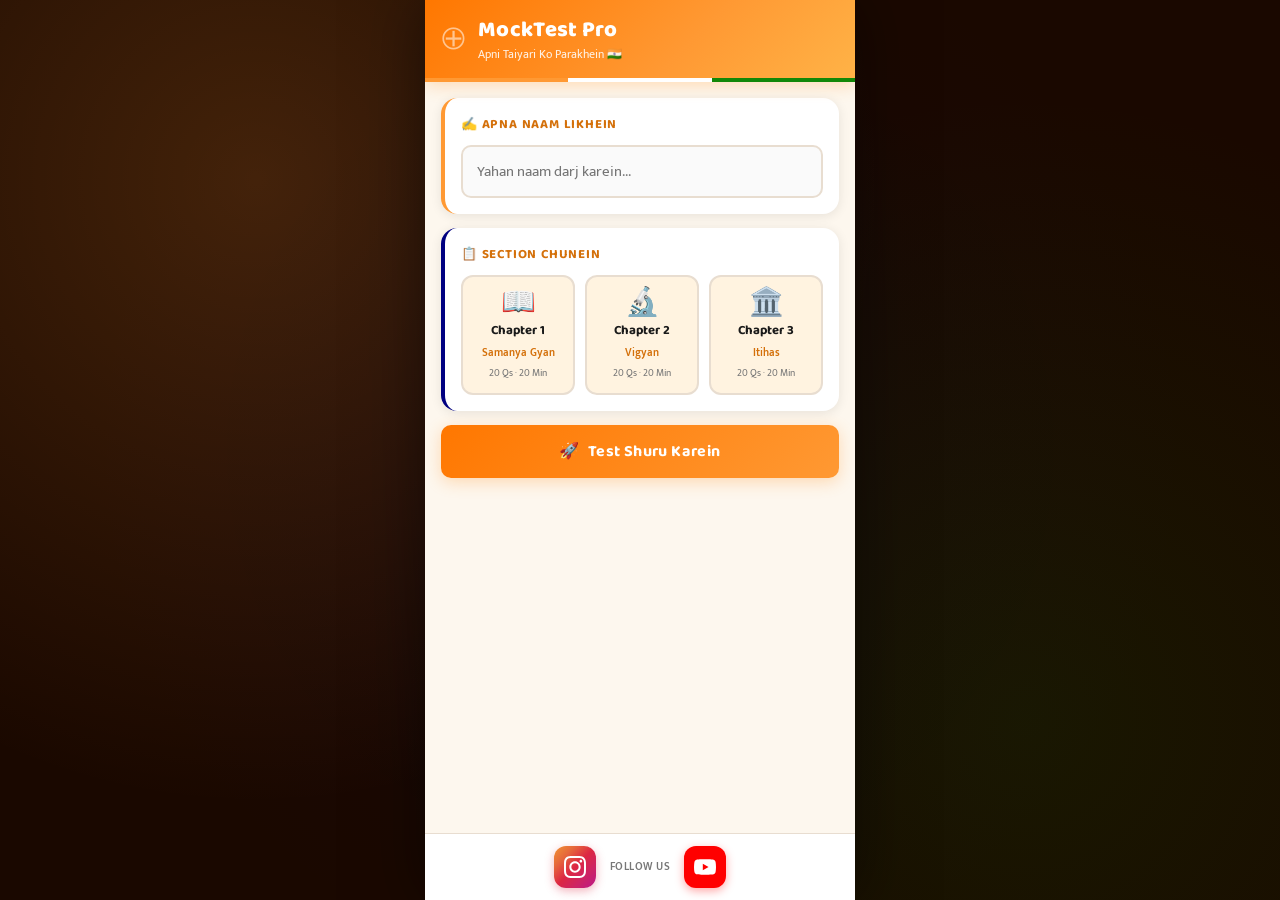
<file: index.html>
<!DOCTYPE html>
<html lang="hi">

<head>
    <meta charset="UTF-8">
    <meta name="viewport" content="width=device-width,initial-scale=1,maximum-scale=1,user-scalable=no">
    <title>MockTest Pro</title>
    <link rel="preconnect" href="https://fonts.googleapis.com">
    <link
        href="https://fonts.googleapis.com/css2?family=Baloo+2:wght@400;600;700;800&family=Mukta:wght@400;600;700&display=swap"
        rel="stylesheet">
    <link rel="stylesheet" href="style.css">
</head>

<body>
    <div class="bg-pattern"></div>

    <div class="phone-frame">

        <!-- ===== HEADER ===== -->
        <header class="app-header">
            <div class="header-chakra">⊕</div>
            <div class="header-inner">
                <h1 class="app-title">MockTest Pro</h1>
                <p class="app-sub">Apni Taiyari Ko Parakhein 🇮🇳</p>
            </div>
            <div class="tricolor-bar">
                <span class="tc saffron"></span>
                <span class="tc white"></span>
                <span class="tc green"></span>
            </div>
        </header>

        <!-- ===== MAIN CONTENT ===== -->
        <main class="main-content">

            <!-- Name Card -->
            <div class="card card--saffron">
                <p class="card-label">✍️ Apna Naam Likhein</p>
                <input id="userName" type="text" class="text-input" placeholder="Yahan naam darj karein..."
                    maxlength="30" autocomplete="off">
                <span class="err-msg hidden" id="nameErr">⚠️ Naam bharna zaroori hai</span>
            </div>

            <!-- Section Card -->
            <div class="card card--navy">
                <p class="card-label">📋 Section Chunein</p>
                <div class="section-grid">
                    <button class="sec-tile" data-sec="1" onclick="selectSec(this)">
                        <span class="sec-emoji">📖</span>
                        <strong>Chapter 1</strong>
                        <small class="sec-topic">Samanya Gyan</small>
                        <small class="sec-meta">20 Qs · 20 Min</small>
                    </button>
                    <button class="sec-tile" data-sec="2" onclick="selectSec(this)">
                        <span class="sec-emoji">🔬</span>
                        <strong>Chapter 2</strong>
                        <small class="sec-topic">Vigyan</small>
                        <small class="sec-meta">20 Qs · 20 Min</small>
                    </button>
                    <button class="sec-tile" data-sec="3" onclick="selectSec(this)">
                        <span class="sec-emoji">🏛️</span>
                        <strong>Chapter 3</strong>
                        <small class="sec-topic">Itihas</small>
                        <small class="sec-meta">20 Qs · 20 Min</small>
                    </button>
                </div>
                <span class="err-msg hidden" id="secErr">⚠️ Section chunna zaroori hai</span>
            </div>

            <button class="btn-primary" onclick="startTest()">
                <span>🚀</span> Test Shuru Karein
            </button>

        </main>

        <!-- ===== SOCIAL BAR ===== -->
        <footer class="social-bar">
            <a id="igLink" href="#" target="_blank" class="soc-btn ig" title="Instagram">
                <svg viewBox="0 0 24 24" fill="white" width="22" height="22">
                    <path
                        d="M12 2.163c3.204 0 3.584.012 4.85.07 3.252.148 4.771 1.691 4.919 4.919.058 1.265.069 1.645.069 4.849 0 3.205-.012 3.584-.069 4.849-.149 3.225-1.664 4.771-4.919 4.919-1.266.058-1.644.07-4.85.07-3.204 0-3.584-.012-4.849-.07-3.26-.149-4.771-1.699-4.919-4.92-.058-1.265-.07-1.644-.07-4.849 0-3.204.013-3.583.07-4.849.149-3.227 1.664-4.771 4.919-4.919 1.266-.057 1.645-.069 4.849-.069zm0-2.163c-3.259 0-3.667.014-4.947.072-4.358.2-6.78 2.618-6.98 6.98-.059 1.281-.073 1.689-.073 4.948 0 3.259.014 3.668.072 4.948.2 4.358 2.618 6.78 6.98 6.98 1.281.058 1.689.072 4.948.072 3.259 0 3.668-.014 4.948-.072 4.354-.2 6.782-2.618 6.979-6.98.059-1.28.073-1.689.073-4.948 0-3.259-.014-3.667-.072-4.947-.196-4.354-2.617-6.78-6.979-6.98-1.281-.059-1.69-.073-4.949-.073zm0 5.838c-3.403 0-6.162 2.759-6.162 6.162s2.759 6.163 6.162 6.163 6.162-2.759 6.162-6.163c0-3.403-2.759-6.162-6.162-6.162zm0 10.162c-2.209 0-4-1.79-4-4 0-2.209 1.791-4 4-4s4 1.791 4 4c0 2.21-1.791 4-4 4zm6.406-11.845c-.796 0-1.441.645-1.441 1.44s.645 1.44 1.441 1.44c.795 0 1.439-.645 1.439-1.44s-.644-1.44-1.439-1.44z" />
                </svg>
            </a>
            <span class="soc-label">Follow Us</span>
            <a id="ytLink" href="#" target="_blank" class="soc-btn yt" title="YouTube">
                <svg viewBox="0 0 24 24" fill="white" width="22" height="22">
                    <path
                        d="M23.495 6.205a3.007 3.007 0 0 0-2.088-2.088c-1.87-.501-9.396-.501-9.396-.501s-7.507-.01-9.396.501A3.007 3.007 0 0 0 .527 6.205a31.247 31.247 0 0 0-.522 5.805 31.247 31.247 0 0 0 .522 5.783 3.007 3.007 0 0 0 2.088 2.088c1.868.502 9.396.502 9.396.502s7.506 0 9.396-.502a3.007 3.007 0 0 0 2.088-2.088 31.247 31.247 0 0 0 .5-5.783 31.247 31.247 0 0 0-.5-5.805zM9.609 15.601V8.408l6.264 3.602z" />
                </svg>
            </a>
        </footer>

    </div>

    <script src="config.js"></script>
    <script src="home.js"></script>
</body>

</html>
</file>
<file: style.css>
/* MockTest Pro — style.css PART 1/2
   Paste Part 2 immediately after this.
   Font: Baloo 2 + Mukta | Theme: Saffron/Tricolor */

/* === RESET === */
*,
*::before,
*::after {
    box-sizing: border-box;
    margin: 0;
    padding: 0
}

html {
    height: 100%;
    scroll-behavior: smooth
}

body {
    min-height: 100%;
    font-family: 'Mukta', 'Segoe UI', sans-serif;
    background: #1a0800;
    overflow-x: hidden
}

img {
    max-width: 100%;
    display: block
}

a {
    text-decoration: none
}

button {
    cursor: pointer;
    border: none;
    outline: none;
    font-family: inherit
}

/* === VARIABLES === */
:root {
    --saffron: #FF9933;
    --saffron-dk: #d4700a;
    --saffron-lt: #fff3e0;
    --saffron-glow: rgba(255, 153, 51, 0.32);
    --off-white: #fdf7ee;
    --green: #138808;
    --green-lt: #e6f4ea;
    --navy: #000080;
    --navy-lt: #e8eaf6;
    --card-bg: #ffffff;
    --text: #1a1a1a;
    --text-md: #444;
    --text-lt: #777;
    --border: #e8ddd0;
    --correct: #1b7a34;
    --wrong: #c0392b;
    --timer-warn: #d32f2f;
    --radius: 16px;
    --radius-sm: 10px;
    --shadow: 0 4px 24px rgba(0, 0, 0, 0.13);
    --shadow-sm: 0 2px 12px rgba(0, 0, 0, 0.09);
    --phone-w: 430px;
}

/* === BACKGROUND PATTERN === */
.bg-pattern {
    position: fixed;
    inset: 0;
    z-index: 0;
    background:
        radial-gradient(circle at 20% 20%, rgba(255, 153, 51, .18) 0%, transparent 50%),
        radial-gradient(circle at 80% 80%, rgba(19, 136, 8, .12) 0%, transparent 50%),
        radial-gradient(circle at 50% 50%, rgba(0, 0, 128, .08) 0%, transparent 70%),
        #1a0800;
}

/* === PHONE FRAME === */
.phone-frame {
    position: relative;
    z-index: 1;
    width: 100%;
    max-width: var(--phone-w);
    min-height: 100dvh;
    margin: 0 auto;
    background: var(--off-white);
    display: flex;
    flex-direction: column;
    overflow: hidden;
    box-shadow: 0 0 60px rgba(0, 0, 0, .5);
}

/* === TRICOLOR STRIPE === */
.tricolor-bar {
    display: flex;
    height: 4px;
    width: 100%;
    flex-shrink: 0
}

.tc {
    flex: 1
}

.tc.saffron {
    background: var(--saffron)
}

.tc.white {
    background: #fff
}

.tc.green {
    background: var(--green)
}

/* === APP HEADER === */
.app-header {
    background: linear-gradient(135deg, #ff7700 0%, var(--saffron) 60%, #ffb347 100%);
    padding: 18px 16px 18px;
    display: flex;
    align-items: center;
    gap: 12px;
    color: white;
    position: relative;
    box-shadow: 0 3px 16px var(--saffron-glow);
    flex-shrink: 0;
}

.header-chakra {
    font-size: 32px;
    line-height: 1;
    color: rgba(255, 255, 255, .55);
    font-family: 'Baloo 2', cursive;
    animation: spin 12s linear infinite;
    flex-shrink: 0;
}

@keyframes spin {
    to {
        transform: rotate(360deg)
    }
}

.app-title {
    font-family: 'Baloo 2', cursive;
    font-size: 22px;
    font-weight: 800;
    letter-spacing: .3px;
    line-height: 1.1
}

.app-sub {
    font-size: 12px;
    opacity: .88;
    margin-top: 2px
}

.app-header .tricolor-bar {
    position: absolute;
    bottom: 0;
    left: 0;
    right: 0
}

/* === MAIN CONTENT === */
.main-content {
    flex: 1;
    padding: 16px;
    display: flex;
    flex-direction: column;
    gap: 14px;
    overflow-y: auto
}

/* === CARDS === */
.card {
    background: var(--card-bg);
    border-radius: var(--radius);
    padding: 16px;
    box-shadow: var(--shadow-sm)
}

.card--saffron {
    border-left: 4px solid var(--saffron)
}

.card--navy {
    border-left: 4px solid var(--navy)
}

.card-label {
    font-family: 'Baloo 2', cursive;
    font-size: 13px;
    font-weight: 700;
    color: var(--saffron-dk);
    text-transform: uppercase;
    letter-spacing: .8px;
    margin-bottom: 10px;
}

/* === TEXT INPUT === */
.text-input {
    width: 100%;
    padding: 12px 14px;
    border: 2px solid var(--border);
    border-radius: var(--radius-sm);
    font-size: 15px;
    font-family: 'Mukta', sans-serif;
    color: var(--text);
    background: #fafafa;
    transition: border-color .2s, box-shadow .2s;
}

.text-input:focus {
    border-color: var(--saffron);
    box-shadow: 0 0 0 3px var(--saffron-glow);
    outline: none;
    background: #fff
}

/* === ERROR MSG === */
.err-msg {
    display: block;
    font-size: 12px;
    color: var(--wrong);
    margin-top: 6px;
    animation: shake .3s ease
}

.hidden {
    display: none !important
}

@keyframes shake {

    0%,
    100% {
        transform: translateX(0)
    }

    25% {
        transform: translateX(-6px)
    }

    75% {
        transform: translateX(6px)
    }
}

/* === SECTION GRID === */
.section-grid {
    display: grid;
    grid-template-columns: repeat(3, 1fr);
    gap: 10px
}

.sec-tile {
    background: var(--saffron-lt);
    border: 2px solid var(--border);
    border-radius: 12px;
    padding: 12px 6px;
    display: flex;
    flex-direction: column;
    align-items: center;
    gap: 3px;
    transition: all .22s cubic-bezier(.34, 1.56, .64, 1);
}

.sec-emoji {
    font-size: 28px;
    line-height: 1
}

.sec-tile strong {
    font-family: 'Baloo 2', cursive;
    font-size: 13px;
    font-weight: 700;
    color: var(--text)
}

.sec-topic {
    font-size: 11px;
    color: var(--saffron-dk);
    font-weight: 600
}

.sec-meta {
    font-size: 10px;
    color: var(--text-lt)
}

.sec-tile.selected {
    background: linear-gradient(135deg, var(--saffron), #ff6600);
    border-color: var(--saffron-dk);
    transform: scale(1.06) translateY(-2px);
    box-shadow: 0 6px 18px var(--saffron-glow);
}

.sec-tile.selected strong,
.sec-tile.selected .sec-topic,
.sec-tile.selected .sec-meta {
    color: rgba(255, 255, 255, .95)
}

/* === BUTTONS === */
.btn-primary,
.btn-secondary {
    width: 100%;
    padding: 14px;
    border-radius: var(--radius-sm);
    font-family: 'Baloo 2', cursive;
    font-size: 16px;
    font-weight: 700;
    letter-spacing: .4px;
    display: flex;
    align-items: center;
    justify-content: center;
    gap: 8px;
    transition: all .18s ease;
}

.btn-primary {
    background: linear-gradient(135deg, #ff7700, var(--saffron));
    color: #fff;
    box-shadow: 0 4px 16px var(--saffron-glow);
}

.btn-primary:active {
    transform: scale(.97);
    box-shadow: none
}

.btn-secondary {
    background: #fff;
    color: var(--saffron-dk);
    border: 2px solid var(--saffron)
}

.btn-secondary:active {
    transform: scale(.97)
}

/* === SOCIAL BAR === */
.social-bar {
    display: flex;
    align-items: center;
    justify-content: center;
    gap: 14px;
    padding: 12px 16px;
    background: #fff;
    border-top: 1px solid var(--border);
    flex-shrink: 0;
}

.soc-label {
    font-size: 11px;
    font-weight: 600;
    color: var(--text-lt);
    letter-spacing: .5px;
    text-transform: uppercase
}

.soc-btn {
    width: 42px;
    height: 42px;
    border-radius: 12px;
    display: flex;
    align-items: center;
    justify-content: center;
    transition: transform .18s ease, box-shadow .18s ease;
}

.soc-btn:active {
    transform: scale(.9)
}

.soc-btn.ig {
    background: linear-gradient(135deg, #f09433, #e6683c, #dc2743, #cc2366, #bc1888);
    box-shadow: 0 3px 10px rgba(220, 39, 67, .35);
}

.soc-btn.yt {
    background: #FF0000;
    box-shadow: 0 3px 10px rgba(255, 0, 0, .35)
}

/* MockTest Pro — style.css PART 2/2
   Append this directly after Part 1 in style.css */

/* === QUIZ PAGE === */
.quiz-page {
    background: #f5ede0
}

.quiz-topbar {
    background: linear-gradient(135deg, #ff7700, var(--saffron));
    padding: 10px 14px;
    display: flex;
    align-items: center;
    gap: 8px;
    box-shadow: 0 3px 14px var(--saffron-glow);
    flex-shrink: 0;
}

.quiz-tag {
    background: rgba(255, 255, 255, .22);
    color: #fff;
    font-size: 11px;
    font-weight: 700;
    padding: 4px 10px;
    border-radius: 20px;
    white-space: nowrap;
    backdrop-filter: blur(4px);
}

.progress-wrap {
    flex: 1;
    padding: 0 6px
}

.q-counter {
    display: block;
    font-size: 10px;
    color: rgba(255, 255, 255, .9);
    text-align: center;
    margin-bottom: 4px;
    font-weight: 700;
}

.progress-bar {
    height: 6px;
    background: rgba(255, 255, 255, .3);
    border-radius: 3px;
    overflow: hidden
}

.progress-fill {
    height: 100%;
    background: #fff;
    border-radius: 3px;
    transition: width .5s ease
}

.timer-box {
    background: rgba(255, 255, 255, .2);
    color: #fff;
    font-size: 14px;
    font-weight: 800;
    padding: 6px 10px;
    border-radius: 10px;
    display: flex;
    align-items: center;
    gap: 3px;
    white-space: nowrap;
    min-width: 60px;
    justify-content: center;
    font-family: 'Baloo 2', cursive;
}

.timer-s {
    font-size: 11px;
    font-weight: 600;
    opacity: .85
}

.timer-box.warn {
    background: var(--timer-warn);
    animation: pulse-warn .7s infinite;
}

@keyframes pulse-warn {

    0%,
    100% {
        transform: scale(1)
    }

    50% {
        transform: scale(1.06)
    }
}

/* === QUIZ SCROLL === */
.quiz-scroll {
    flex: 1;
    overflow-y: auto;
    padding: 14px;
    scroll-behavior: smooth
}

/* === QUESTION CARD === */
.q-card {
    background: #fff;
    border-radius: var(--radius);
    padding: 16px;
    margin-bottom: 14px;
    border-left: 4px solid var(--navy);
    box-shadow: var(--shadow);
}

.q-top {
    display: flex;
    align-items: center;
    gap: 8px;
    margin-bottom: 10px
}

.q-badge {
    background: var(--navy);
    color: #fff;
    font-size: 11px;
    font-weight: 700;
    padding: 3px 10px;
    border-radius: 20px;
    font-family: 'Baloo 2', cursive;
}

.q-chapter {
    font-size: 11px;
    color: var(--text-lt);
    font-weight: 600
}

.q-text {
    font-size: 15px;
    font-weight: 600;
    color: var(--text);
    line-height: 1.65
}

.q-img-wrap {
    margin-top: 12px;
    border-radius: var(--radius-sm);
    overflow: hidden
}

.q-img {
    width: 100%;
    max-height: 200px;
    object-fit: cover
}

/* === OPTIONS === */
.opts-list {
    display: flex;
    flex-direction: column;
    gap: 10px
}

.opt-item {
    background: #fff;
    border: 2px solid var(--border);
    border-radius: 12px;
    padding: 12px 14px;
    display: flex;
    align-items: center;
    gap: 12px;
    cursor: pointer;
    transition: all .18s ease;
    font-size: 14px;
    color: var(--text);
    box-shadow: var(--shadow-sm);
    animation: slide-in .25s ease both;
}

@keyframes slide-in {
    from {
        opacity: 0;
        transform: translateY(10px)
    }

    to {
        opacity: 1;
        transform: translateY(0)
    }
}

.opt-badge {
    min-width: 30px;
    height: 30px;
    border-radius: 50%;
    background: var(--saffron-lt);
    border: 2px solid var(--border);
    display: flex;
    align-items: center;
    justify-content: center;
    font-size: 12px;
    font-weight: 800;
    color: var(--saffron-dk);
    font-family: 'Baloo 2', cursive;
    transition: all .18s;
    flex-shrink: 0;
}

.opt-text {
    flex: 1;
    line-height: 1.45
}

.opt-img {
    width: 56px;
    height: 56px;
    border-radius: 8px;
    object-fit: cover;
    flex-shrink: 0
}

.opt-item.selected {
    border-color: var(--navy);
    background: var(--navy-lt);
    transform: translateX(4px)
}

.opt-item.selected .opt-badge {
    background: var(--navy);
    border-color: var(--navy);
    color: #fff
}

.opt-item.correct {
    border-color: var(--correct);
    background: var(--green-lt)
}

.opt-item.correct .opt-badge {
    background: var(--correct);
    border-color: var(--correct);
    color: #fff
}

.opt-item.wrong {
    border-color: var(--wrong);
    background: #fdecea
}

.opt-item.wrong .opt-badge {
    background: var(--wrong);
    border-color: var(--wrong);
    color: #fff
}

.opt-item.disabled {
    pointer-events: none;
    opacity: .8
}

/* === QUIZ FOOTER === */
.quiz-footer {
    display: flex;
    gap: 10px;
    padding: 12px 14px;
    background: #fff;
    border-top: 1px solid var(--border);
    flex-shrink: 0;
}

.btn-skip {
    flex: 1;
    padding: 13px;
    border-radius: var(--radius-sm);
    background: #f0f0f0;
    color: var(--text-lt);
    font-size: 14px;
    font-weight: 600;
    border: 2px solid var(--border);
    font-family: 'Mukta', sans-serif;
    transition: all .18s;
}

.btn-skip:active {
    transform: scale(.97)
}

.btn-submit {
    flex: 2;
    padding: 13px;
    border-radius: var(--radius-sm);
    background: linear-gradient(135deg, var(--green), #1b5e20);
    color: #fff;
    font-size: 15px;
    font-weight: 700;
    font-family: 'Baloo 2', cursive;
    box-shadow: 0 4px 14px rgba(19, 136, 8, .3);
    transition: all .18s;
}

.btn-submit:active {
    transform: scale(.97);
    box-shadow: none
}

.btn-submit:disabled {
    background: #bbb;
    box-shadow: none;
    cursor: not-allowed
}

/* === RESULT PAGE === */
.result-page {
    background: var(--off-white)
}

.result-scroll {
    flex: 1;
    overflow-y: auto;
    padding: 0 0 8px
}

.result-capture {
    padding: 0 0 8px
}

.res-header {
    background: linear-gradient(135deg, #ff7700, var(--saffron), #ffb347);
    padding: 20px 16px 16px;
    text-align: center;
    color: #fff;
    position: relative;
}

.res-logo {
    font-family: 'Baloo 2', cursive;
    font-size: 13px;
    font-weight: 700;
    opacity: .85;
    margin-bottom: 4px
}

.res-name {
    font-family: 'Baloo 2', cursive;
    font-size: 24px;
    font-weight: 800;
    letter-spacing: .3px
}

.res-sec {
    font-size: 12px;
    opacity: .88;
    margin-top: 3px
}

/* === SCORE CARD === */
.score-card {
    background: #fff;
    margin: 14px 14px 0;
    border-radius: var(--radius);
    padding: 20px 16px;
    box-shadow: var(--shadow);
    display: flex;
    flex-direction: column;
    align-items: center;
    gap: 16px;
}

.score-circle {
    width: 110px;
    height: 110px;
    border-radius: 50%;
    background: conic-gradient(var(--saffron) 0deg, var(--saffron-lt) 0deg);
    display: flex;
    flex-direction: column;
    align-items: center;
    justify-content: center;
    box-shadow: 0 0 0 6px var(--saffron-lt), 0 4px 20px var(--saffron-glow);
    position: relative;
}

.sc-num {
    font-family: 'Baloo 2', cursive;
    font-size: 22px;
    font-weight: 800;
    color: var(--saffron-dk)
}

.sc-pct {
    font-size: 13px;
    font-weight: 700;
    color: var(--text-lt)
}

.score-stats {
    display: flex;
    align-items: center;
    gap: 0;
    width: 100%;
    justify-content: center
}

.stat {
    display: flex;
    flex-direction: column;
    align-items: center;
    gap: 2px;
    flex: 1
}

.stat-divider {
    flex: 0;
    color: var(--border);
    font-size: 22px;
    margin: 0 4px
}

.st-icon {
    font-size: 20px
}

.st-val {
    font-family: 'Baloo 2', cursive;
    font-size: 22px;
    font-weight: 800;
    color: var(--text)
}

.st-lbl {
    font-size: 11px;
    color: var(--text-lt);
    font-weight: 600
}

.stat-correct .st-val {
    color: var(--correct)
}

.stat-wrong .st-val {
    color: var(--wrong)
}

.stat-skip .st-val {
    color: var(--saffron-dk)
}

.perf-badge {
    background: linear-gradient(135deg, #ff7700, var(--saffron));
    color: #fff;
    padding: 6px 22px;
    border-radius: 20px;
    font-family: 'Baloo 2', cursive;
    font-size: 14px;
    font-weight: 700;
    box-shadow: 0 3px 10px var(--saffron-glow);
}

/* === DETAILED REVIEW === */
.review-wrap {
    padding: 16px 14px 0
}

.review-ttl {
    font-family: 'Baloo 2', cursive;
    font-size: 14px;
    font-weight: 800;
    color: var(--text-md);
    letter-spacing: .5px;
    display: flex;
    align-items: center;
    gap: 8px;
    margin-bottom: 12px;
    text-transform: uppercase;
}

.rtl-line {
    flex: 1;
    height: 2px;
    background: var(--border);
    border-radius: 2px
}

.review-item {
    background: #fff;
    border-radius: 12px;
    padding: 14px;
    margin-bottom: 10px;
    box-shadow: var(--shadow-sm);
    border-left: 4px solid var(--border);
}

.review-item.rv-correct {
    border-color: var(--correct)
}

.review-item.rv-wrong {
    border-color: var(--wrong)
}

.review-item.rv-skip {
    border-color: var(--saffron)
}

.rv-top {
    display: flex;
    align-items: center;
    gap: 8px;
    margin-bottom: 8px
}

.rv-num {
    background: var(--navy);
    color: #fff;
    font-size: 10px;
    font-weight: 700;
    padding: 2px 8px;
    border-radius: 20px;
    font-family: 'Baloo 2', cursive;
}

.rv-icon {
    font-size: 16px
}

.rv-q {
    font-size: 13px;
    font-weight: 600;
    color: var(--text);
    line-height: 1.5;
    margin-bottom: 8px
}

.rv-row {
    display: flex;
    gap: 6px;
    align-items: flex-start;
    margin-bottom: 4px;
    font-size: 12px
}

.rv-lbl {
    font-weight: 700;
    min-width: 64px;
    flex-shrink: 0
}

.rv-lbl.correct {
    color: var(--correct)
}

.rv-lbl.wrong {
    color: var(--wrong)
}

.rv-lbl.skip {
    color: var(--saffron-dk)
}

.rv-ans {
    color: var(--text-md);
    line-height: 1.4
}

/* === RES ACTIONS === */
.res-actions {
    display: flex;
    flex-direction: column;
    gap: 10px;
    padding: 12px 14px;
    background: #fff;
    border-top: 1px solid var(--border);
    flex-shrink: 0;
}

/* === OVERLAY / FEEDBACK === */
.overlay {
    position: fixed;
    inset: 0;
    z-index: 99;
    display: flex;
    align-items: center;
    justify-content: center;
    background: rgba(0, 0, 0, .45);
    backdrop-filter: blur(3px);
}

.overlay-box {
    background: #fff;
    border-radius: var(--radius);
    padding: 28px 24px;
    text-align: center;
    max-width: 300px;
    width: 88%;
    box-shadow: 0 10px 40px rgba(0, 0, 0, .2);
    animation: pop-in .3s cubic-bezier(.34, 1.56, .64, 1);
}

@keyframes pop-in {
    from {
        opacity: 0;
        transform: scale(.85)
    }

    to {
        opacity: 1;
        transform: scale(1)
    }
}

.ov-icon {
    font-size: 48px;
    margin-bottom: 8px
}

.ov-title {
    font-family: 'Baloo 2', cursive;
    font-size: 20px;
    font-weight: 800;
    color: var(--text);
    margin-bottom: 4px
}

.ov-sub {
    font-size: 13px;
    color: var(--text-lt)
}
</file>
